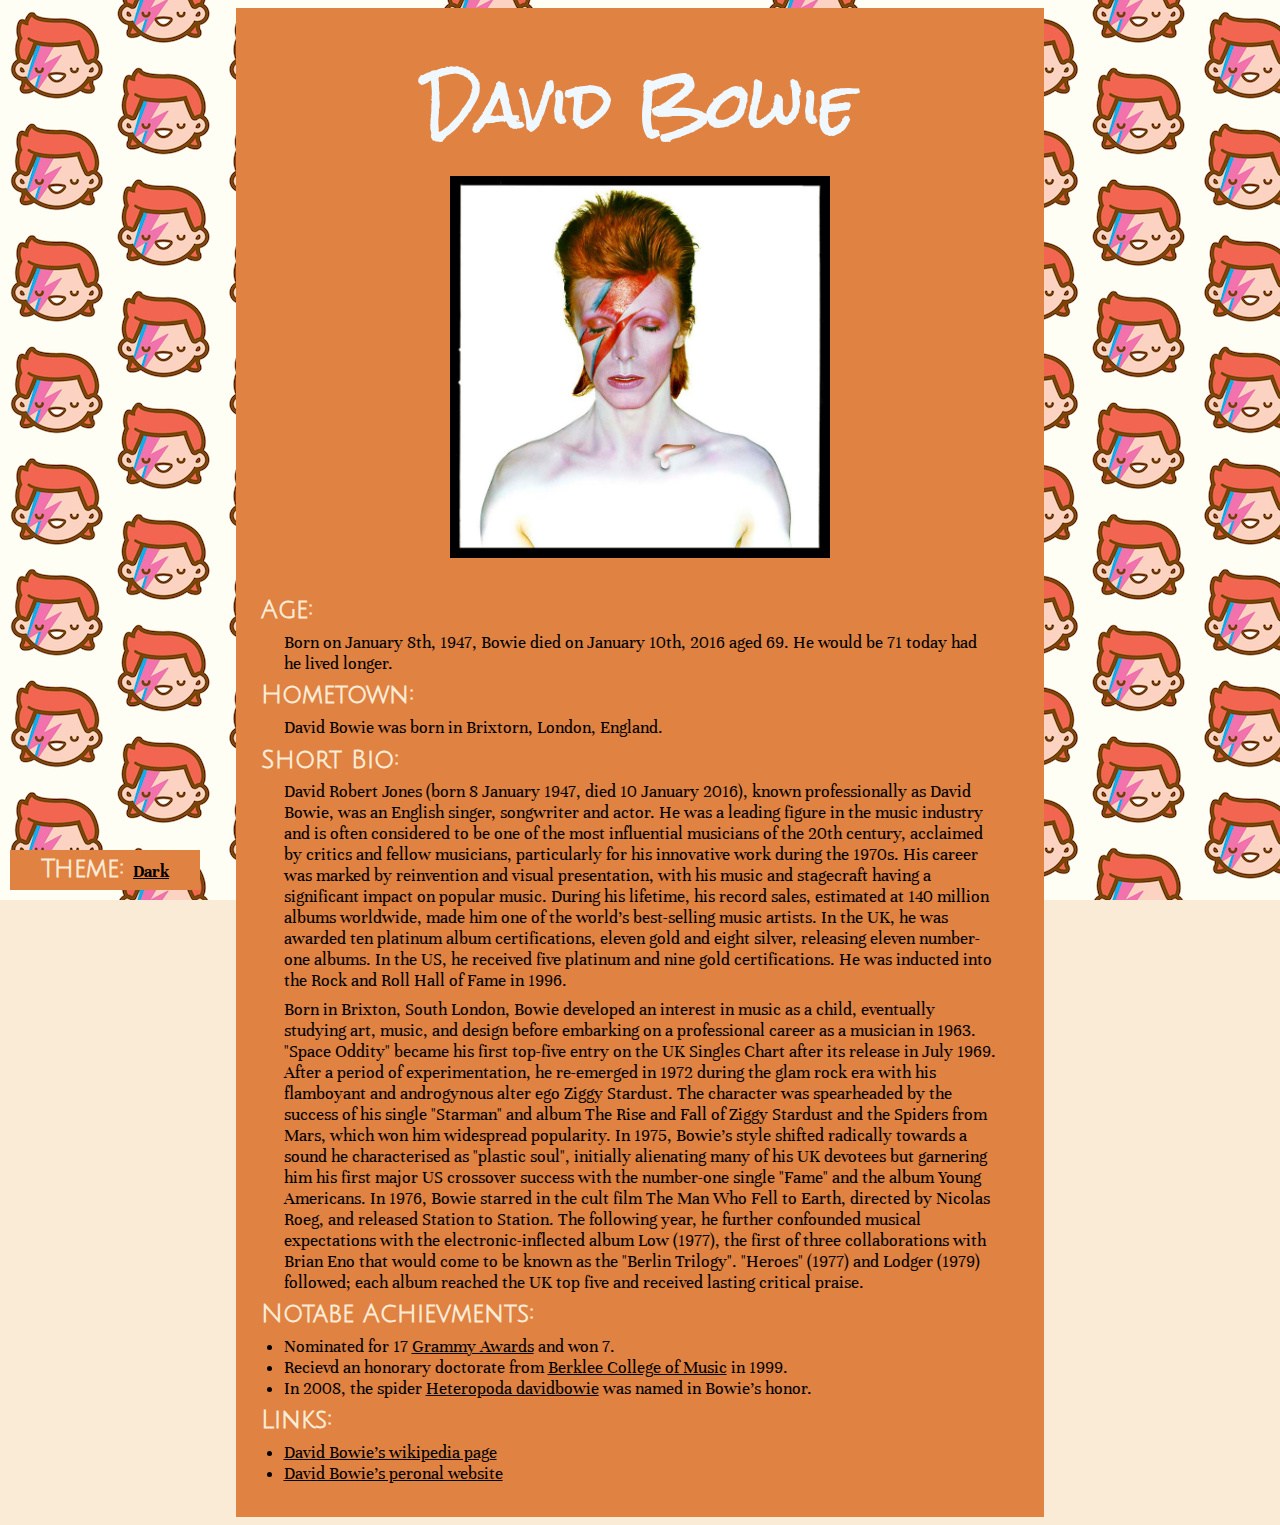
<file: index.html>
<! DOCTYPE html> 
<html>
    <head>
        <title>David Bowie</title>
        <link rel="stylesheet" href="CSS/main.css">
        <link href="https://fonts.googleapis.com/css?family=Julius+Sans+One|Rock+Salt|Unna" rel="stylesheet">
    </head>
    <body>
        <div class="page-body">
            <h1>David Bowie</h1>
            <img src="Assets/bowie.jpg" alt="Bwoie">
            <h2>Age:</h2>
            <div class="sec">
                <p>Born on January 8th, 1947, Bowie died on January 10th, 2016 aged 69. He would be 71 today had he lived longer.</p>
            </div>
            <h2>Hometown:</h2>
            <div class="sec">
                <p>David Bowie was born in Brixtorn, London, England.</p>
            </div>
            <h2>Short Bio:</h2>
            <div class="sec">
                <p>
                    David Robert Jones (born 8 January 1947, died 10 January 2016), known professionally as David Bowie,
                     was an English singer, songwriter and actor. He was a leading figure in the music industry and is 
                     often considered to be one of the most influential musicians of the 20th century, acclaimed by critics 
                     and fellow musicians, particularly for his innovative work during the 1970s. His career was marked by 
                     reinvention and visual presentation, with his music and stagecraft having a significant impact on popular 
                     music. During his lifetime, his record sales, estimated at 140 million albums worldwide, made him one of the 
                     world's best-selling music artists. In the UK, he was awarded ten platinum album certifications, eleven gold and 
                     eight silver, releasing eleven number-one albums. In the US, he received five platinum and nine gold certifications. 
                     He was inducted into the Rock and Roll Hall of Fame in 1996.
                </p>
                <p>
                    Born in Brixton, South London, Bowie developed an interest in music as a child, eventually studying art, 
                    music, and design before embarking on a professional career as a musician in 1963. "Space Oddity" became his first top-five 
                    entry on the UK Singles Chart after its release in July 1969. After a period of experimentation, he re-emerged in 1972 during 
                    the glam rock era with his flamboyant and androgynous alter ego Ziggy Stardust. The character was spearheaded by the success 
                    of his single "Starman" and album The Rise and Fall of Ziggy Stardust and the Spiders from Mars, which won him widespread popularity.
                    In 1975, Bowie's style shifted radically towards a sound he characterised as "plastic soul", initially alienating many of his UK devotees
                    but garnering him his first major US crossover success with the number-one single "Fame" and the album Young Americans. In 1976, Bowie starred 
                    in the cult film The Man Who Fell to Earth, directed by Nicolas Roeg, and released Station to Station. The following year, he further confounded 
                    musical expectations with the electronic-inflected album Low (1977), the first of three collaborations with Brian Eno that would come to be known 
                    as the "Berlin Trilogy". "Heroes" (1977) and Lodger (1979) followed; each album reached the UK top five and received lasting critical praise.
                </p>
            </div>
            <h2>Notabe Achievments:</h2>
            <div class="sec">
                <ul>
                    <li>Nominated for 17 <a href="https://en.wikipedia.org/wiki/Grammy_Award">Grammy Awards</a> and won 7.</li>
                    <li>Recievd an honorary doctorate from <a href="https://en.wikipedia.org/wiki/Berklee_College_of_Music">Berklee College of Music</a> in 1999.</li>
                    <li>In 2008, the spider <a href="https://en.wikipedia.org/wiki/Heteropoda_davidbowie">Heteropoda davidbowie</a> was named in Bowie's honor.</li>
                </ul>
            </div>
            <h2>Links:</h2>
            <div class="sec">
                <ul>
                    <li>
                        <a href="https://en.wikipedia.org/wiki/David_Bowie">David Bowie's wikipedia page</a>
                    </li>
                    <li>
                        <a href="https://www.davidbowie.com">David Bowie's peronal website</a>
                    </li>
                </ul>
            </div>
            <div class="fixed-box" id="theme"><h2>Theme: <a href="index-dark.html">Dark</a></h2></div>
        </div>
    </body>
</html>
</file>
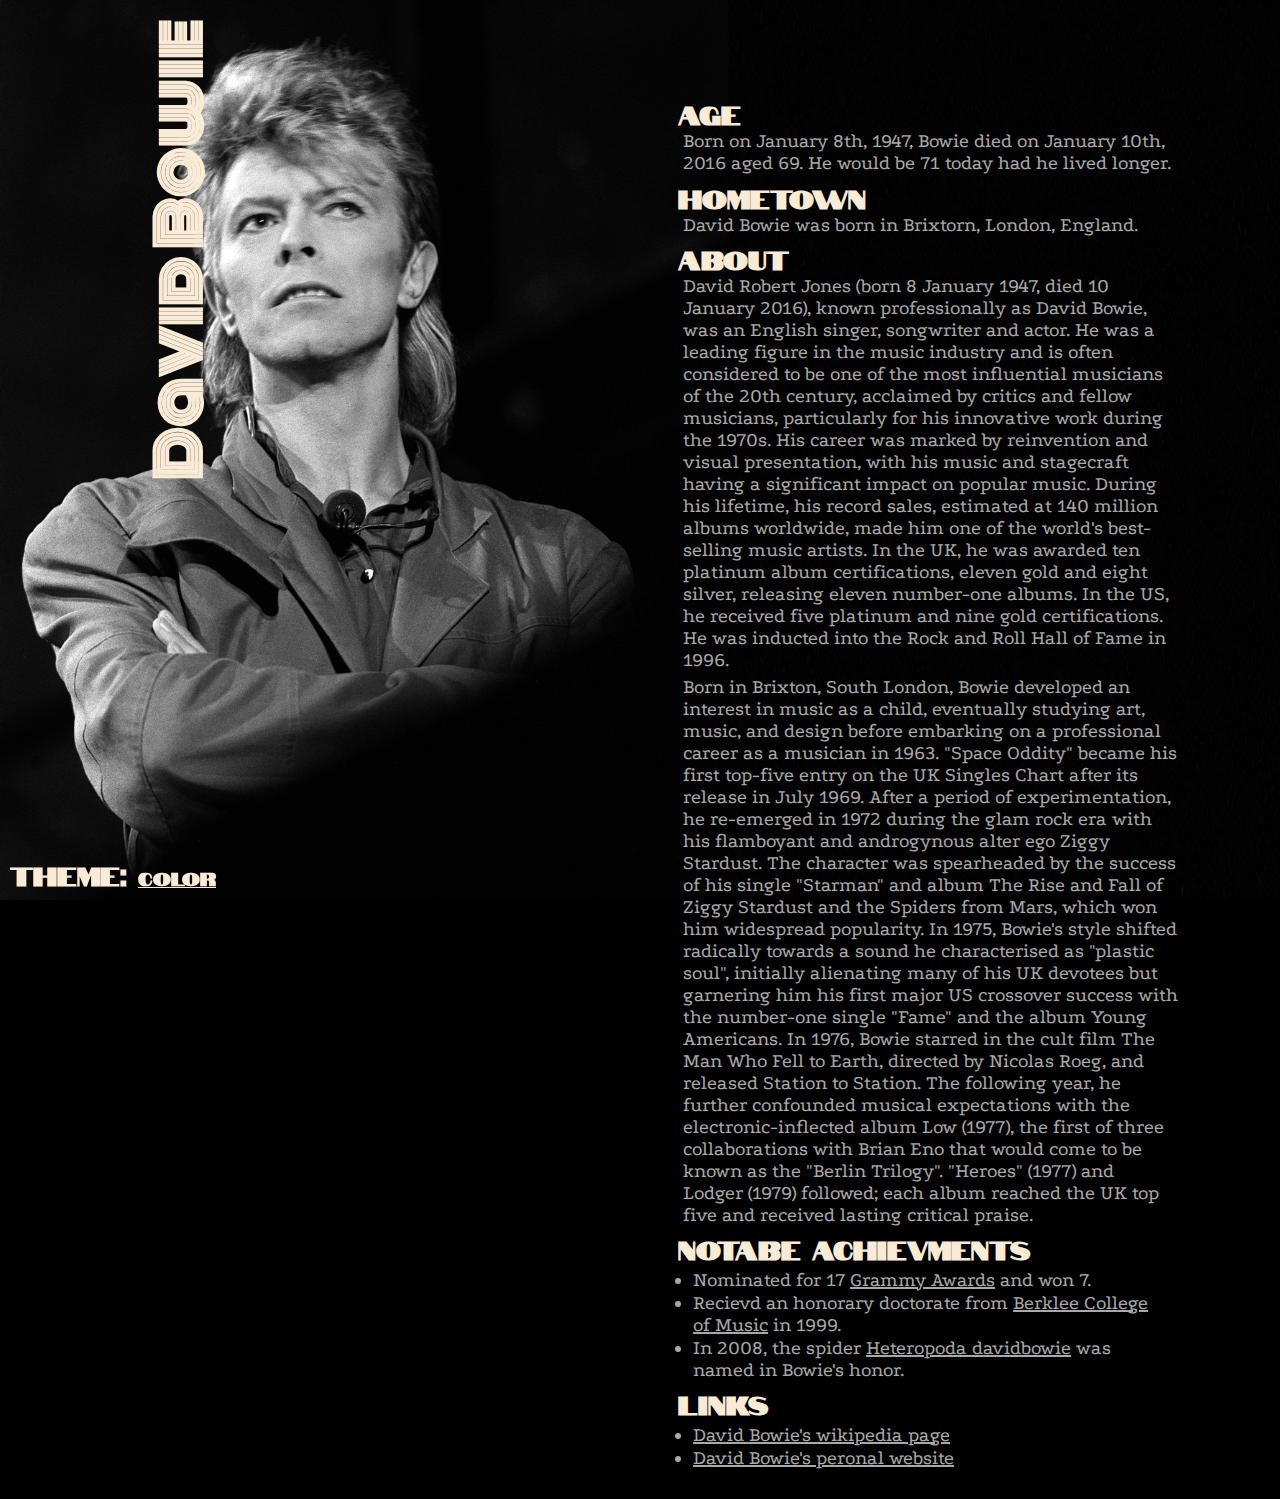
<file: index-dark.html>
<! DOCTYPE html> 
<html>
    <head>
        <title>David Bowie</title>
        <link rel="stylesheet" href="CSS/main.css">
        <link href="https://fonts.googleapis.com/css?family=Monoton|Notable|Podkova" rel="stylesheet">
    </head>
    <body class="dark">
        <div class="left-col">
            <h1 class="dark-h1">David Bowie</h1> 
        </div>
        <div class="right-col">
            <h2 class="dark-h2">Age</h2>
            <div class="sec">
                <p class="dark-body">Born on January 8th, 1947, Bowie died on January 10th, 2016 aged 69. He would be 71 today had he lived longer.</p>
            </div>
            <h2 class="dark-h2">Hometown</h2>
            <div class="sec">
                <p class="dark-body">David Bowie was born in Brixtorn, London, England.</p>
            </div>
            <h2 class="dark-h2">About</h2>
            <div class="sec">
                <p class="dark-body">
                    David Robert Jones (born 8 January 1947, died 10 January 2016), known professionally as David Bowie,
                     was an English singer, songwriter and actor. He was a leading figure in the music industry and is 
                     often considered to be one of the most influential musicians of the 20th century, acclaimed by critics 
                     and fellow musicians, particularly for his innovative work during the 1970s. His career was marked by 
                     reinvention and visual presentation, with his music and stagecraft having a significant impact on popular 
                     music. During his lifetime, his record sales, estimated at 140 million albums worldwide, made him one of the 
                     world's best-selling music artists. In the UK, he was awarded ten platinum album certifications, eleven gold and 
                     eight silver, releasing eleven number-one albums. In the US, he received five platinum and nine gold certifications. 
                     He was inducted into the Rock and Roll Hall of Fame in 1996.
                </p>
                <p class="dark-body">
                    Born in Brixton, South London, Bowie developed an interest in music as a child, eventually studying art, 
                    music, and design before embarking on a professional career as a musician in 1963. "Space Oddity" became his first top-five 
                    entry on the UK Singles Chart after its release in July 1969. After a period of experimentation, he re-emerged in 1972 during 
                    the glam rock era with his flamboyant and androgynous alter ego Ziggy Stardust. The character was spearheaded by the success 
                    of his single "Starman" and album The Rise and Fall of Ziggy Stardust and the Spiders from Mars, which won him widespread popularity.
                     In 1975, Bowie's style shifted radically towards a sound he characterised as "plastic soul", initially alienating many of his UK devotees
                      but garnering him his first major US crossover success with the number-one single "Fame" and the album Young Americans. In 1976, Bowie starred 
                      in the cult film The Man Who Fell to Earth, directed by Nicolas Roeg, and released Station to Station. The following year, he further confounded 
                      musical expectations with the electronic-inflected album Low (1977), the first of three collaborations with Brian Eno that would come to be known 
                      as the "Berlin Trilogy". "Heroes" (1977) and Lodger (1979) followed; each album reached the UK top five and received lasting critical praise.
                </p>
            </div>
            <h2 class="dark-h2">Notabe Achievments</h2>
            <div class="sec">
                <ul>
                    <li class="dark-body">Nominated for 17 <a href="https://en.wikipedia.org/wiki/Grammy_Award" class="dark-body">Grammy Awards</a> and won 7.</li>
                    <li class="dark-body">Recievd an honorary doctorate from <a href="https://en.wikipedia.org/wiki/Berklee_College_of_Music" class="dark-body">Berklee College of Music</a> in 1999.</li>
                    <li class="dark-body">In 2008, the spider <a href="https://en.wikipedia.org/wiki/Heteropoda_davidbowie" class="dark-body">Heteropoda davidbowie</a> was named in Bowie's honor.</li>
                </ul>
            </div>
            <h2 class="dark-h2">Links</h2>
            <div class="sec">
                <ul>
                    <li class="dark-body">
                        <a href="https://en.wikipedia.org/wiki/David_Bowie" class="dark-body">David Bowie's wikipedia page</a>
                    </li class="dark-body">
                    <li class="dark-body">
                        <a href="https://www.davidbowie.com" class="dark-body">David Bowie's peronal website</a>
                    </li>
                </ul>
            </div>
        </div>
        <div class="fixed-box" ><h2 class="dark-h2">Theme: <a href="index.html" class="dark-h2">Color</a></h2></div>
    </body>
</html>
</file>
<file: CSS/main.css>
body {
    background-color: antiquewhite;
    background-image: url("../Assets/bowie-background.png");
    background-attachment: fixed;
}

.dark {
    background-color: black;
    background-image: url("../Assets/David-Bowie-High-Definition.jpg");
    background-position: center;
    background-repeat: no-repeat;
    background-size: cover;
    background-attachment: fixed;
}

.page-body {
    background-color: #E08241;
    width: 60%;
    margin: 0 auto;
    padding: 2%;
}

h1 {
    text-align: center;
    color: aliceblue;
    font-size: 60px;
    font-family: 'Rock Salt', cursive;
    margin: 0;
}

img {
    display: block;
    margin: 0 auto;
    width: 50%;
    padding-bottom: 5%;
}



#sec, a, p, li, ul {
    font-family: 'Unna', serif;
    color: black;
    font-size: 18px;
    margin: 0;
    padding: 0;
}

p, ul {
    padding: 0 2%;
    margin: 1%;
}

h2 {
    color: antiquewhite;
    font-family: 'Julius Sans One', sans-serif;
    font-size: 25px;
    font-weight: bold;
    margin: 0;
    padding: 0;
}

.dark-h2 {
    color: antiquewhite;
    font-family: 'Notable', sans-serif;
    margin: 0;
    padding: 0;
}


.right-col {
    margin: 5% 5% auto auto;
    padding: 2%;
    float: right;
    width: 40%;
}

.left-col {
    float: left;
    position: relative;
    left: 5px;
    top: 5px;
    margin: 10% 0 0 0;
    padding: 0%;
}

.dark-h1 {
    color: antiquewhite;
    font-size: 60px;
    font-family: 'Monoton', cursive;
    height: 25%;
    
    /* Safari */
    -webkit-transform: rotate(-90deg);

    margin: 0;
    padding: 0;
}

.dark-body { 
    color: darkgrey;
    font-family: 'Podkova', serif;
    font-size: 20px;
    margin-top: 1;
    padding: 0;
}

.fixed-box {
    position: fixed;
    bottom: 10;
    left: 10;
    text-align: center;
}

#theme {
    width: 190px;
    height: 35px;
    background-color: #E08241;
    padding-top: 5;
}
</file>
